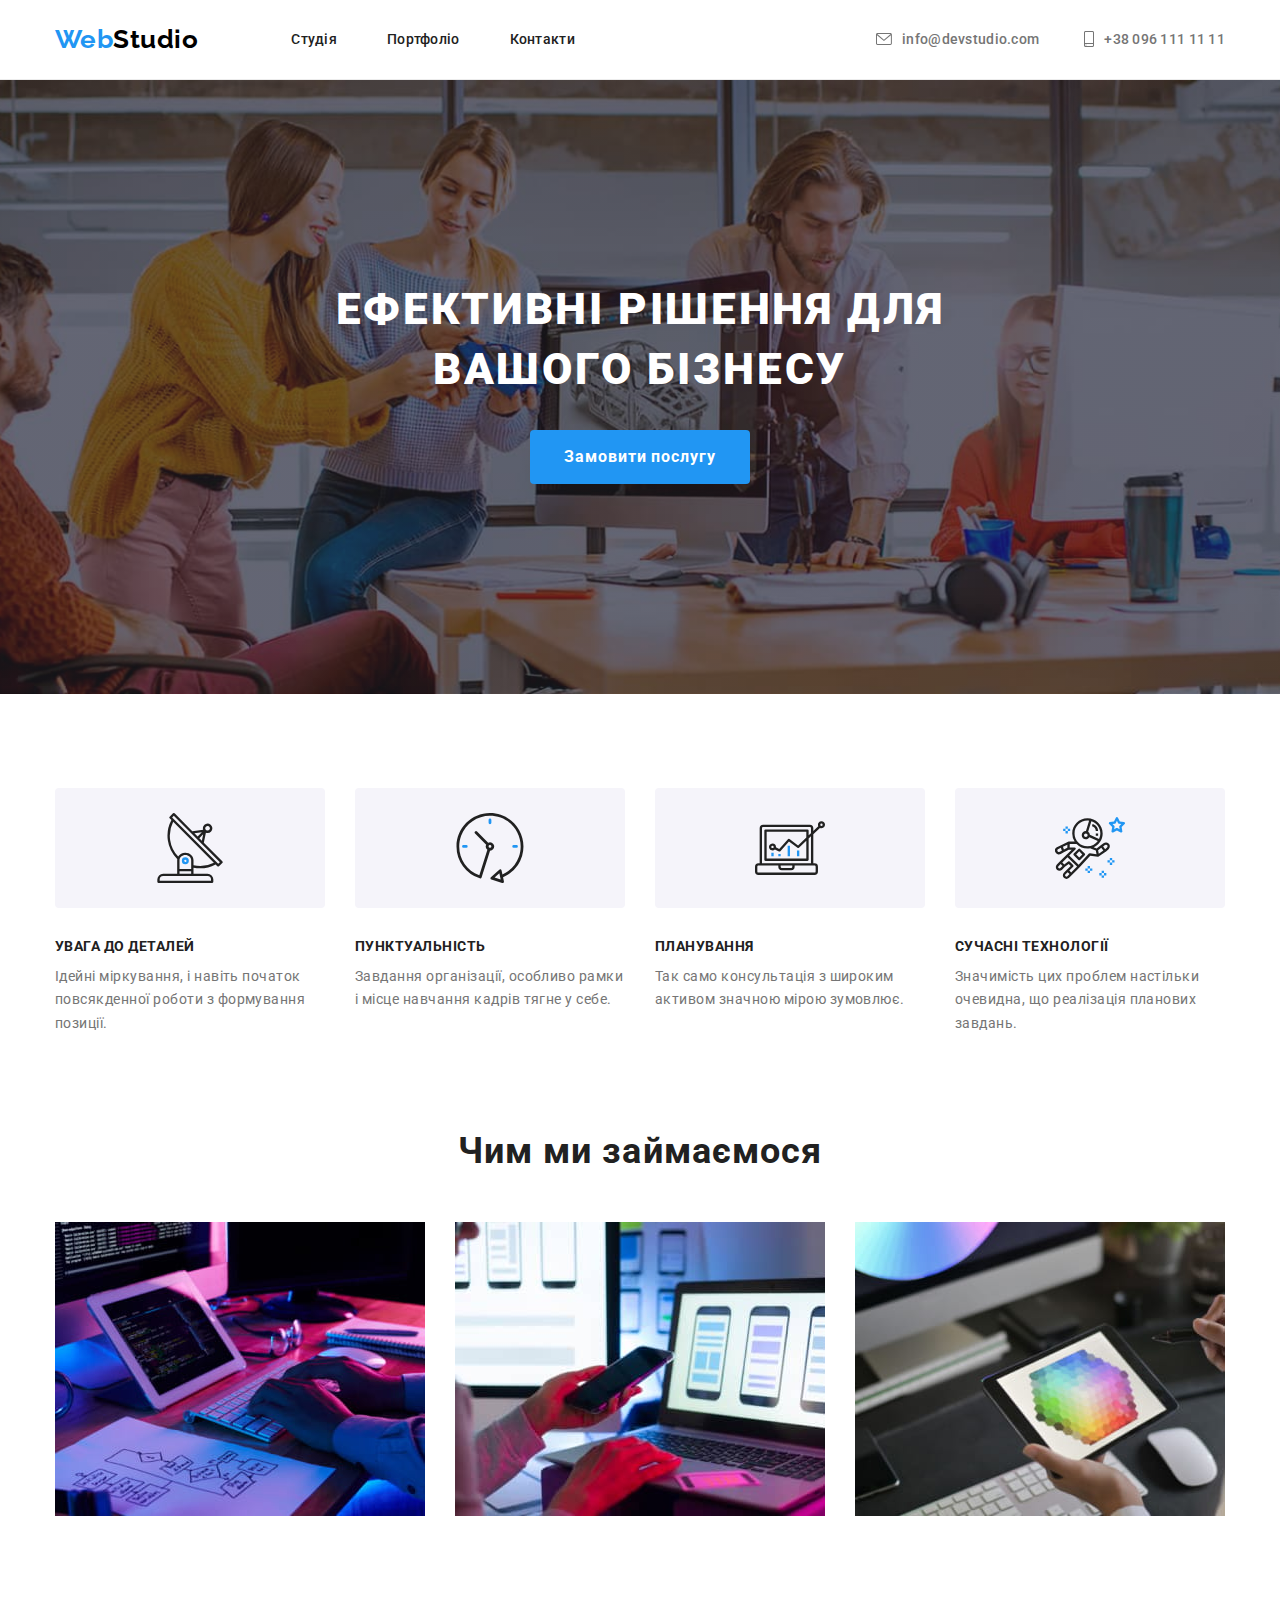
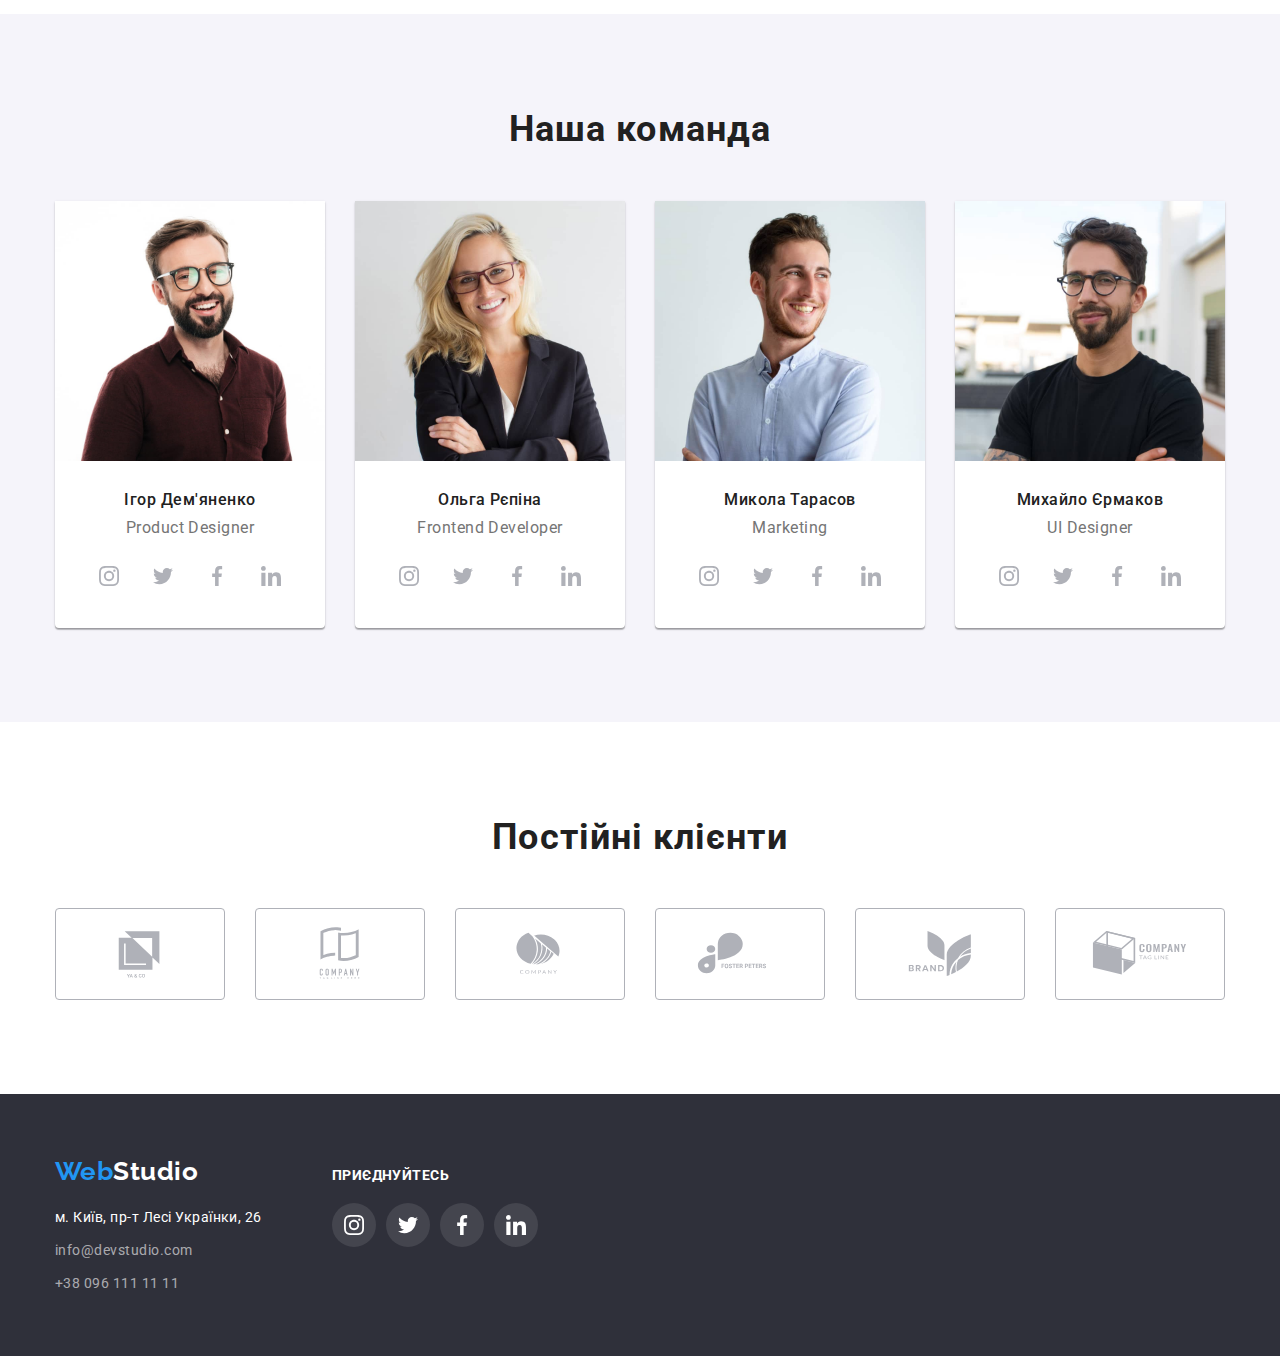
<file: index.html>
<!DOCTYPE html>
<html lang="uk">
<head>
    <meta charset="UTF-8">
    <meta http-equiv="X-UA-Compatible" content="IE=edge">
    <meta name="viewport" content="width=device-width, initial-scale=1.0">
    <title>Студія</title>
    <link rel="stylesheet" href="https://cdnjs.cloudflare.com/ajax/libs/modern-normalize/1.1.0/modern-normalize.min.css">
    <link rel="preconnect" href="https://fonts.googleapis.com">
    <link rel="preconnect" href="https://fonts.gstatic.com" crossorigin>
    <link href="https://fonts.googleapis.com/css2?family=Raleway:wght@700&family=Roboto:wght@400;500;700;900&display=swap"
        rel="stylesheet">
    <link rel="stylesheet" href="./styles.css">
</head>
<body>
    <header class="section-header">
<div class="container">
            <nav class="nav-container">
                <a href="./index.html" class="logo"><span class="logo-1half">Web</span><span class="logo-2half">Studio</span></a>
                <ul class="nav-list">
                    <li>
                        <a href="./index.html" class="studio-link">Студія</a>
                    </li>
                    <li>
                        <a href="./portfolio.html" class="portfolio-link">Портфоліо</a>
                    </li>
                    <li>
                        <a href="#" class="cotacts-link">Контакти</a>
                    </li>
                </ul>
            </nav>
            <ul class="header-contacts">
                <li class="header-contacts-item">
                    <a href="mailto:info@devstudio.com" class="mail">
                        <svg class="mail-icon" width="16px" height="12px">
                        <use href="./images/icons.svg#icon-envelope"></use>
                    </svg>
                    info@devstudio.com</a>
                </li>
                <li class="header-contacts-item">
                    <a href="tel:+380961111111" class="tel">
                        <svg class="tel-icon" width="10px" height="16px">
                            <use href="./images/icons.svg#icon-smartphone"></use>
                        </svg>
                        +38 096 111 11 11</a>
                </li>
            </ul>
</div>  
        </header>
    <main>
    <!-- Hero --> 
    <section class="hero">
        <div class="hero-content">
            <h1 class="hero-title">Ефективні рішення для вашого бізнесу</h1>
            <button type="button" class="hero-button">Замовити послугу</button>
        </div>
    </section>
    <!--Переваги-->
        <section class="features">
<div class="container">
            <h2 class="features-title">Наші переваги</h2>
            <ul class="features-list">
                <li>
                  <div class="features-icon-box">
                    <svg class="features-icon" width="70px" height="70px">
                        <use href="./images/icons.svg#icon-antenna"></use>
                    </svg>
                    </div>
                    <h3 class="features-heading">Увага до деталей</h3>
                    <p class="features-text">Ідейні міркування, і навіть початок повсякденної роботи з формування позиції.</p>
                </li>
                <li>
                    <div class="features-icon-box">
                    <svg class="features-icon" width="70px" height="70px">
                        <use href="./images/icons.svg#icon-clock"></use>
                        </svg>
                        </div>
                    <h3 class="features-heading">Пунктуальність</h3>
                    <p class="features-text">Завдання організації, особливо рамки і місце навчання кадрів тягне у себе.</p>
                </li>
                <li>
                    <div class="features-icon-box">
                    <svg class="features-icon" width="70px" height="70px">
                        <use href="./images/icons.svg#icon-diagram"></use>
                    </svg>
                    </div>
                    <h3 class="features-heading">Планування</h3>
                    <p class="features-text">Так само консультація з широким активом значною мірою зумовлює.</p>
                </li>
                <li>
                    <div class="features-icon-box">
                    <svg class="features-icon" width="70px" height="70px">
                        <use href="./images/icons.svg#icon-astronaut"></use>
                    </svg>
                    </div>
                    <h3 class="features-heading">Сучасні технології</h3>
                    <p class="features-text">Значимість цих проблем настільки очевидна, що реалізація планових завдань.</p>
                </li>
            </ul>
</div>
        </section>
        <!--Що робимо-->
        <section class="working">
            <h2 class="working-title">Чим ми займаємося</h2>
            <ul class="working-list">
                <li>
                    <a href="#"><img src="./images/hands-on-keyboard.jpg" alt="клавіатура, планшет, монітори на столі" width="370"
                                height="294"></a>
                </li>
                <li>
                    <a href="#"><img src="./images/smartphone.jpg" alt="телефон в руці, ноутбук, монітор на столі" width="370"
                                height="294"></a>
                </li>
                <li>
                    <a href="#"><img src="./images/tablet.jpg" alt="планшет та стилус в руці" width="370" height="294"></a>
                </li>
            </ul>

        </section>
        <!--Команда-->
        <section class="command">
            <div class="container">
                <h2 class="command-title">Наша команда</h2>
                <ul class="command-list">
                    <li class="command-item">
                        <img src="./images/igor-demianenko.jpg" alt="Ігор Дем'яненко" width="270">
                        <div class="command-description">
                            <h3 class="command-list-name">Ігор Дем'яненко</h3>
                            <p class="command-prof" lang="en">Product Designer</p>
                              <ul class="social-links-list">
                                <li class="social-link-item">
                                    <a class="social-link" href="https://www.instagram.com/">
                                        <svg class="social-icon" width="20" height="20">
                                            <use href="./images/icons.svg#icon-instagram"></use>
                                        </svg>
                                    </a>
                                </li>
                                <li class="social-link-item">
                                    <a class="social-link" href="https://twitter.com/APUkraine">
                                        <svg class="social-icon" width="20" height="20">
                                            <use href="./images/icons.svg#icon-twitter"></use>
                                        </svg>
                                    </a>
                                </li>
                                <li class="social-link-item">
                                    <a class="social-link" href="https://www.facebook.com/pasha.savka.9">
                                        <svg class="social-icon" width="20" height="20">
                                            <use href="./images/icons.svg#icon-facebook"></use>
                                        </svg>
                                    </a>
                                </li>
                                <li class="social-link-item">
                                    <a class="social-link" href="https://www.linkedin.com/">
                                        <svg class="social-icon" width="20" height="20">
                                            <use href="./images/icons.svg#icon-linkedin"></use>
                                        </svg>
                                    </a>
                                </li>
                            </ul>
                        </div>
                    </li>
                    <li class="command-item">
                        <img src="./images/olga-repina.jpg" alt="Ольга Рєпіна" width="270">
                        <div class="command-description">
                            <h3 class="command-list-name">Ольга Рєпіна</h3>
                            <p class="command-prof" lang="en">Frontend Developer</p>
                            <ul class="social-links-list">
                                <li class="social-link-item">
                                    <a class="social-link" href="https://www.instagram.com/polyakovamusic/">
                                        <svg class="social-icon" width="20" height="20">
                                            <use href="./images/icons.svg#icon-instagram"></use>
                                        </svg>
                                    </a>
                                </li>
                                <li class="social-link-item">
                                    <a class="social-link" href="https://twitter.com/polyakovamusic">
                                        <svg class="social-icon" width="20" height="20">
                                            <use href="./images/icons.svg#icon-twitter"></use>
                                        </svg>
                                    </a>
                                </li>
                                <li class="social-link-item">
                                    <a class="social-link" href="https://www.facebook.com/polyakovamusic/">
                                        <svg class="social-icon" width="20" height="20">
                                            <use href="./images/icons.svg#icon-facebook"></use>
                                        </svg>
                                    </a>
                                </li>
                                <li class="social-link-item">
                                    <a class="social-link" href="https://ua.linkedin.com/in/valentina-donchenko">
                                        <svg class="social-icon" width="20" height="20">
                                            <use href="./images/icons.svg#icon-linkedin"></use>
                                        </svg>
                                    </a>
                                </li>
                            </ul>
                        </div>
                    </li>
                    <li class="command-item">
                        <img src="./images/mykola-tarasov.jpg" alt="Микола Тарасов" width="270">
                        <div class="command-description">
                            <h3 class="command-list-name">Микола Тарасов</h3>
                            <p class="command-prof" lang="en">Marketing</p>
                            <ul class="social-links-list">
                                <li class="social-link-item">
                                    <a class="social-link" href="https://www.instagram.com/valeriyzaluzhniy/">
                                        <svg class="social-icon" width="20" height="20">
                                            <use href="./images/icons.svg#icon-instagram"></use>
                                        </svg>
                                    </a>
                                </li>
                                <li class="social-link-item">
                                    <a class="social-link" href="https://twitter.com/APUkraine">
                                        <svg class="social-icon" width="20" height="20">
                                            <use href="./images/icons.svg#icon-twitter"></use>
                                        </svg>
                                    </a>
                                </li>
                                <li class="social-link-item">
                                    <a class="social-link" href="https://www.facebook.com/pasha.savka.9">
                                        <svg class="social-icon" width="20" height="20">
                                            <use href="./images/icons.svg#icon-facebook"></use>
                                        </svg>
                                    </a>
                                </li>
                                <li class="social-link-item">
                                    <a class="social-link" href="https://www.linkedin.com/">
                                        <svg class="social-icon" width="20" height="20">
                                            <use href="./images/icons.svg#icon-linkedin"></use>
                                        </svg>
                                    </a>
                                </li>
                            </ul>
                        </div>
                    </li>
                    <li class="command-item">
                        <img src="./images/mykhailo-iermakov.jpg" alt="Михайло Єрмаков" width="270">
                        <div class="command-description">
                            <h3 class="command-list-name">Михайло Єрмаков</h3>
                            <p class="command-prof" lang="en">UI Designer</p>
                            <ul class="social-links-list">
                                <li class="social-link-item">
                                    <a class="social-link" href="https://www.instagram.com/siriy_ua/">
                                        <svg class="social-icon" width="20" height="20">
                                            <use href="./images/icons.svg#icon-instagram"></use>
                                        </svg>
                                    </a>
                                </li>
                                <li class="social-link-item">
                                    <a class="social-link" href="https://twitter.com/APUkraine">
                                        <svg class="social-icon" width="20" height="20">
                                            <use href="./images/icons.svg#icon-twitter"></use>
                                        </svg>
                                    </a>
                                </li>
                                <li class="social-link-item">
                                    <a class="social-link" href="https://www.facebook.com/pasha.savka.9">
                                        <svg class="social-icon"  width="20" height="20">
                                            <use href="./images/icons.svg#icon-facebook"></use>
                                        </svg>
                                    </a>
                                </li>
                                <li class="social-link-item">
                                    <a class="social-link" href="https://www.linkedin.com/">
                                        <svg class="social-icon" width="20" height="20">
                                            <use href="./images/icons.svg#icon-linkedin"></use>
                                        </svg>
                                    </a>
                                </li>
                            </ul>
                        </div>
                    </li>
                </ul>
            </div>
        </section>
        <!--Клієнти-->
        <section class="clients">
            <div class="container">
            <h1 class="clients-title">
                Постійні клієнти
            </h1>
            <ul class="clients-list">
                <li class="clients-list-item">
                    <a class="clients-link" href="">
                    <svg class="clients-list-logo" width="106" height="60">
                        <use href="./images/icons.svg#icon-logo1"></use>
                    </svg>
                    </a>
                </li>
                <li class="clients-list-item">
                    <a class="clients-link" href="">
                    <svg class="clients-list-logo" width="106" height="60">
                        <use href="./images/icons.svg#icon-logo2"></use>
                    </svg>
                    </a>
                </li>
                <li class="clients-list-item">
                    <a class="clients-link" href="">
                    <svg class="clients-list-logo" width="106" height="60">
                        <use href="./images/icons.svg#icon-logo3"></use>
                    </svg>
                    </a>
                </li>
                <li class="clients-list-item">
                    <a class="clients-link" href="">
                    <svg class="clients-list-logo" width="106" height="60">
                        <use href="./images/icons.svg#icon-logo4"></use>
                    </svg>
                    </a>
                </li>
                <li class="clients-list-item">
                    <a class="clients-link" href="">
                    <svg class="clients-list-logo" width="106" height="60">
                        <use href="./images/icons.svg#icon-logo5"></use>
                    </svg>
                    </a>
                </li>
                <li class="clients-list-item">
                    <a class="clients-link" href="">
                    <svg class="clients-list-logo" width="106" height="60">
                        <use href="./images/icons.svg#icon-logo6"></use>
                    </svg>
                    </a>
                </li>
            </ul>
            </div>
        </section>
    </main>
    <footer class="section-footer">
        <div class="container">
            <div class="footer-content">
                <a href="./index.html" class="logo"><span class="logo-1half">Web</span><span
                        class="logo-2half-2">Studio</span></a>
                <address>
                    <ul class="footer-contacts">
                        <li>
                            <a href="https://goo.gl/maps/hSNY3nVLKRhSjsEh8" class="address-title">м. Київ, пр-т Лесі
                                Українки, 26</a>
                        </li>
                        <li>
                            <a href="mailto:info@devstudio.com" class="mail">info@devstudio.com</a>
                        </li>
                        <li>
                            <a href="tel:+380961111111" class="tel">+38 096 111 11 11</a>
                        </li>
                    </ul>
                </address>
            </div>
            <div class="join-social">
                <span class="join">Приєднуйтесь</span>
                <ul class="social-links-list">
                    <li class="social-link-item">
                        <a class="social-link" href="https://www.instagram.com/siriy_ua/">
                            <svg class="social-icon" width="20" height="20">
                                <use href="./images/icons.svg#icon-instagram"></use>
                            </svg>
                        </a>
                    </li>
                    <li class="social-link-item">
                        <a class="social-link" href="https://twitter.com/APUkraine">
                            <svg class="social-icon" width="20" height="20">
                                <use href="./images/icons.svg#icon-twitter"></use>
                            </svg>
                        </a>
                    </li>
                    <li class="social-link-item">
                        <a class="social-link" href="https://www.facebook.com/pasha.savka.9">
                            <svg class="social-icon" width="20" height="20">
                                <use href="./images/icons.svg#icon-facebook"></use>
                            </svg>
                        </a>
                    </li>
                    <li class="social-link-item">
                        <a class="social-link" href="https://www.linkedin.com/">
                            <svg class="social-icon" width="20" height="20">
                                <use href="./images/icons.svg#icon-linkedin"></use>
                            </svg>
                        </a>
                    </li>
                </ul>
            </div>
        </div>
    </footer>
</body>
</html>
</file>
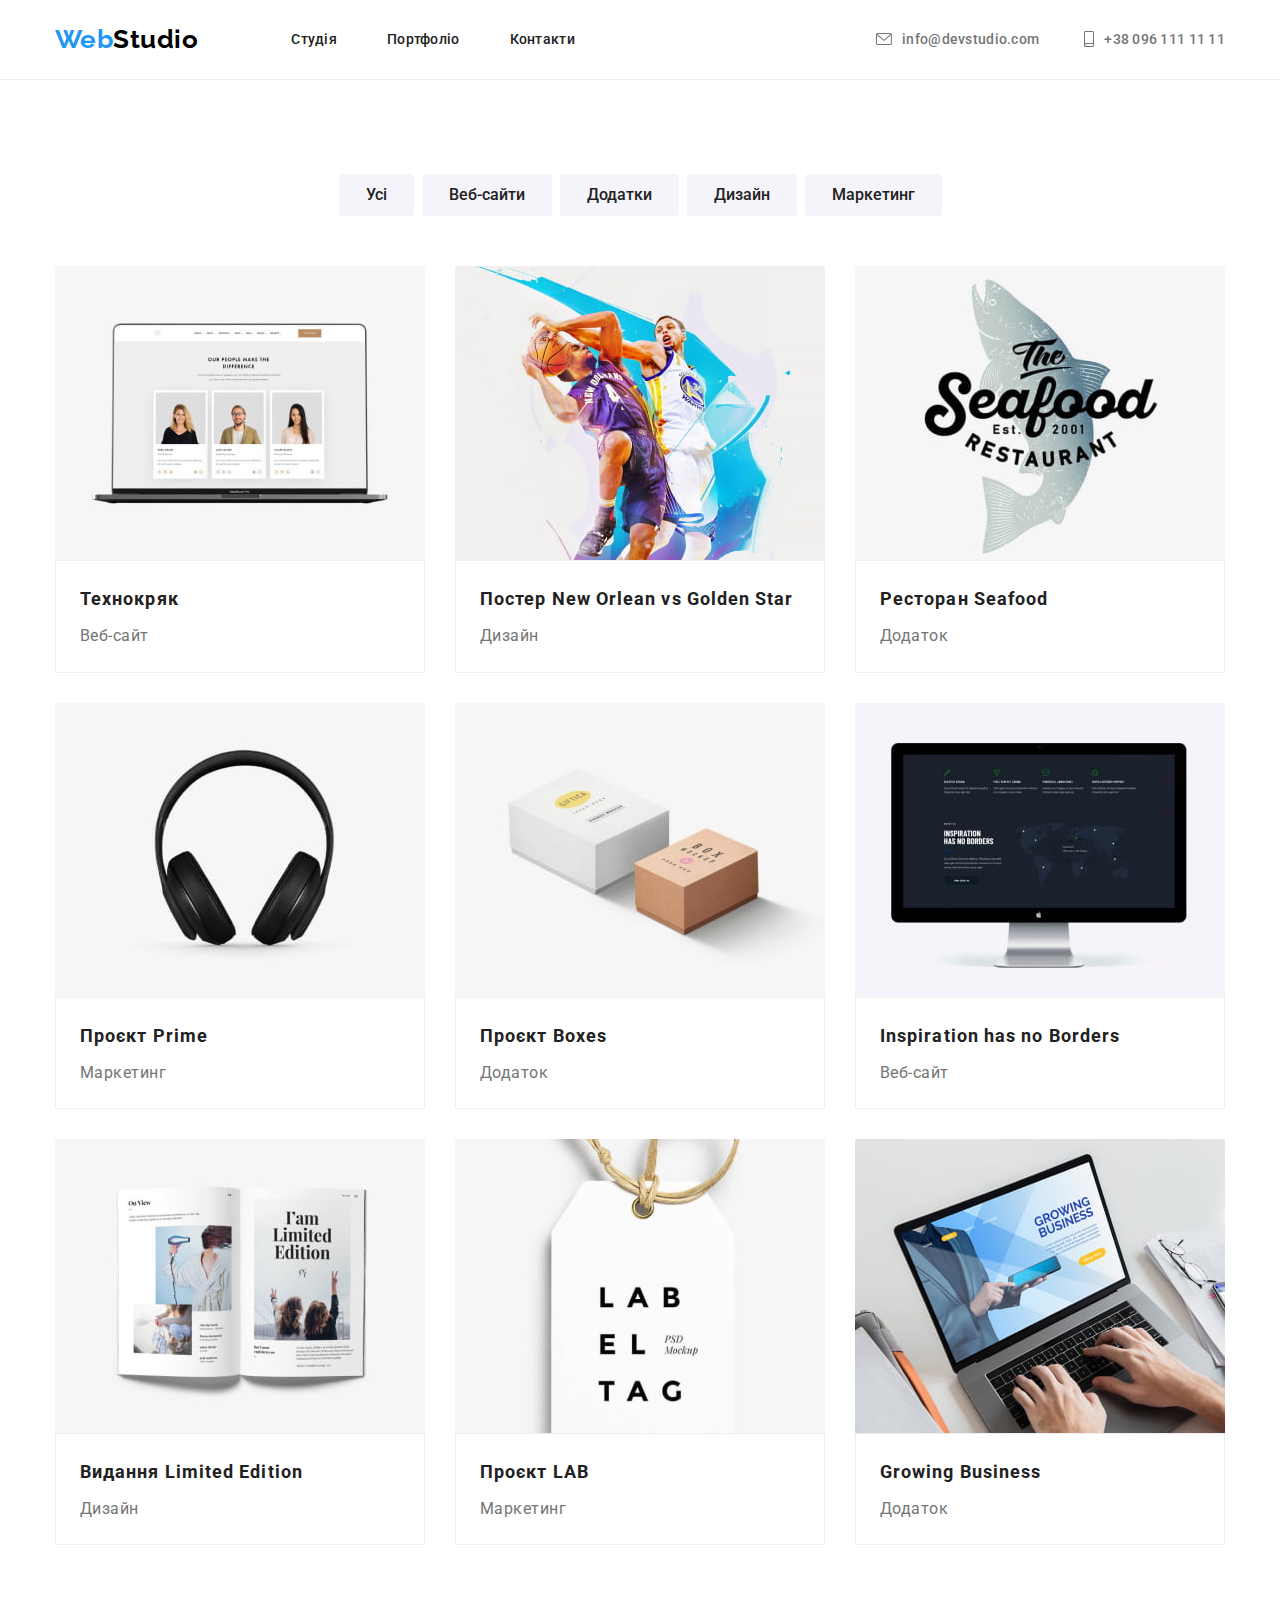
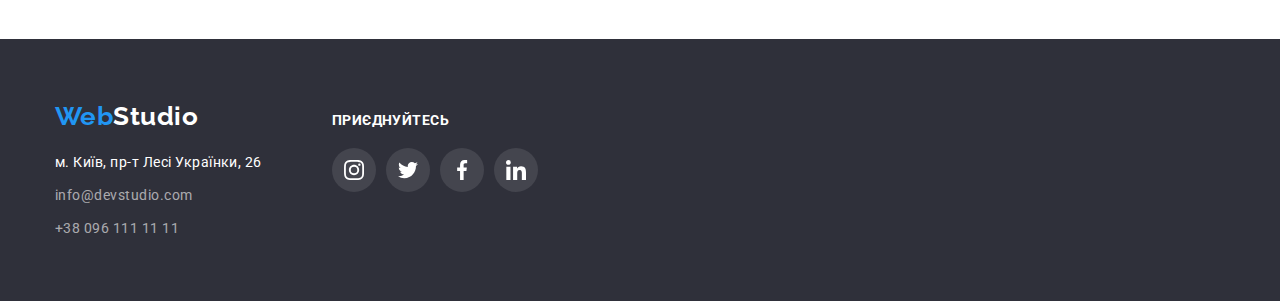
<file: portfolio.html>
<!DOCTYPE html>
<html lang="uk">

<head>
    <meta charset="UTF-8">
    <meta http-equiv="X-UA-Compatible" content="IE=edge">
    <meta name="viewport" content="width=device-width, initial-scale=1.0">
    <title>Портфоліо</title>
    <link rel="stylesheet" href="https://cdnjs.cloudflare.com/ajax/libs/modern-normalize/1.1.0/modern-normalize.min.css">
    <link rel="preconnect" href="https://fonts.googleapis.com">
    <link rel="preconnect" href="https://fonts.gstatic.com" crossorigin>
    <link href="https://fonts.googleapis.com/css2?family=Raleway:wght@700&family=Roboto:wght@400;500;700;900&display=swap"
        rel="stylesheet">
    <link rel="stylesheet" href="./styles.css">
</head>
<body>
    <header class="section-header">
        <div class="container">
            <nav class="nav-container">
                <a href="./index.html" class="logo"><span class="logo-1half">Web</span><span
                        class="logo-2half">Studio</span></a>
                <ul class="nav-list">
                    <li>
                        <a href="./index.html" class="studio-link">Студія</a>
                    </li>
                    <li>
                        <a href="./portfolio.html" class="portfolio-link">Портфоліо</a>
                    </li>
                    <li>
                        <a href="#" class="cotacts-link">Контакти</a>
                    </li>
                </ul>
            </nav>
            <ul class="header-contacts">
                <li class="header-contacts-item">
                    <a href="mailto:info@devstudio.com" class="mail">
                        <svg class="mail-icon" width="16px" height="12px">
                            <use href="./images/icons.svg#icon-envelope"></use>
                        </svg>
                        info@devstudio.com</a>
                </li>
                <li class="header-contacts-item">
                    <a href="tel:+380961111111" class="tel">
                        <svg class="tel-icon" width="10px" height="16px">
                            <use href="./images/icons.svg#icon-smartphone"></use>
                        </svg>
                        +38 096 111 11 11</a>
                </li>
            </ul>
        </div>
    </header>
    <main>
<section class="projects">
    <div class="container">
        <h1 class="projects-headline">
            Приклади робіт
        </h1>
        <ul class="button-list">
            <li>
                <button type="button" class="button-list-item">Усі</button>
            </li>
            <li>
                <button type="button" class="button-list-item">Веб-сайти</button>
            </li>
            <li>
                <button type="button" class="button-list-item">Додатки</button>
            </li>
            <li>
                <button type="button" class="button-list-item">Дизайн</button>
            </li>
            <li>
                <button type="button" class="button-list-item">Маркетинг</button>
            </li>
        </ul>
    </div>
    <div class="container">
        <ul class="project-list">
            <li class="project-list-item">
                <a class="project-list-link" href="#">
                <img src="./images/Project1.jpg" alt="скрін веб-сайту на ноутбуці" width="370" class="project-list-img">
                <div class="project-description">
                    <h2 class="project-list-title">Технокряк</h2>
                    <p class="project-list-group">Веб-сайт</p>
                </div>
                </a>
            </li>
            <li class="project-list-item">
                <a class="project-list-link" href="#">
                <img src="./images/Project2.jpg" alt="баскетболісти з м'ячем" width="370" class="project-list-img">
                <div class="project-description">
                    <h2 class="project-list-title">Постер New Orlean vs Golden Star</h2>
                    <p class="project-list-group">Дизайн</p>
                </div>
                </a>
            </li>
            <li class="project-list-item">
                <a class="project-list-link" href="#">
                <img src="./images/Project3.jpg" alt="логотип ресторану" width="370" class="project-list-img">
                <div class="project-description">
                    <h2 class="project-list-title">Ресторан Seafood</h2>
                    <p class="project-list-group">Додаток</p>
                </div>
                </a>
            </li>
            <li class="project-list-item">
                <a class="project-list-link" href="#">
                <img src="./images/Project4.jpg" alt="навушники" width="370" class="project-list-img">
                <div class="project-description">
                    <h2 class="project-list-title">Проєкт Prime</h2>
                    <p class="project-list-group">Маркетинг</p>
                </div>
                </a>
            </li>
            <li class="project-list-item">
                <a class="project-list-link" href="#">
                <img src="./images/Project5.jpg" alt="коробки" width="370" class="project-list-img">
                <div class="project-description">
                    <h2 class="project-list-title">Проєкт Boxes</h2>
                    <p class="project-list-group">Додаток</p>
                </div>
                </a>
            </li>
            <li class="project-list-item">
                <a class="project-list-link" href="#">
                <img src="./images/Project6.jpg" alt="скрін веб-сайту на моніторі" width="370" class="project-list-img">
                <div class="project-description">
                    <h2 class="project-list-title">Inspiration has no Borders</h2>
                    <p class="project-list-group">Веб-сайт</p>
                </div>
                </a>
            </li>
            <li class="project-list-item">
                <a class="project-list-link" href="#">
                <img src="./images/Project7.jpg" alt="відкритий журнал" width="370" class="project-list-img">
                <div class="project-description">
                    <h2 class="project-list-title">Видання Limited Edition</h2>
                    <p class="project-list-group">Дизайн</p>
                </div>
                </a>
            </li>
            <li class="project-list-item">
                <a class="project-list-link" href="#">
                <img src="./images/Project8.jpg" alt="логотип проєкту" width="370" class="project-list-img">
                <div class="project-description">
                    <h2 class="project-list-title">Проєкт LAB</h2>
                    <p class="project-list-group">Маркетинг</p>
                </div>
                </a>
            </li>
            <li class="project-list-item">
                <a class="project-list-link" href="#">
                <img src="./images/Project9.jpg" alt="скріе додатку на ноутбуці" width="370" class="project-list-img">
                <div class="project-description">
                    <h2 class="project-list-title">Growing Business</h2>
                    <p class="project-list-group">Додаток</p>
                </div>
                </a>
            </li>
        </ul>
    </div>
    </section>
    </main>
    <footer class="section-footer">
        <div class="container">
            <div class="footer-content">
                <a href="./index.html" class="logo"><span class="logo-1half">Web</span><span
                        class="logo-2half-2">Studio</span></a>
                <address>
                    <ul class="footer-contacts">
                        <li>
                            <a href="https://goo.gl/maps/hSNY3nVLKRhSjsEh8" class="address-title">м. Київ, пр-т Лесі
                                Українки, 26</a>
                        </li>
                        <li>
                            <a href="mailto:info@devstudio.com" class="mail">info@devstudio.com</a>
                        </li>
                        <li>
                            <a href="tel:+380961111111" class="tel">+38 096 111 11 11</a>
                        </li>
                    </ul>
                </address>
            </div>
            <div class="join-social">
                <span class="join">Приєднуйтесь</span>
                <ul class="social-links-list">
                    <li class="social-link-item">
                        <a class="social-link" href="https://www.instagram.com/siriy_ua/">
                            <svg class="social-icon" width="20" height="20">
                                <use href="./images/icons.svg#icon-instagram"></use>
                            </svg>
                        </a>
                    </li>
                    <li class="social-link-item">
                        <a class="social-link" href="https://twitter.com/APUkraine">
                            <svg class="social-icon" width="20" height="20">
                                <use href="./images/icons.svg#icon-twitter"></use>
                            </svg>
                        </a>
                    </li>
                    <li class="social-link-item">
                        <a class="social-link" href="https://www.facebook.com/pasha.savka.9">
                            <svg class="social-icon" width="20" height="20">
                                <use href="./images/icons.svg#icon-facebook"></use>
                            </svg>
                        </a>
                    </li>
                    <li class="social-link-item">
                        <a class="social-link" href="https://www.linkedin.com/">
                            <svg class="social-icon" width="20" height="20">
                                <use href="./images/icons.svg#icon-linkedin"></use>
                            </svg>
                        </a>
                    </li>
                </ul>
            </div>
        </div>
    </footer>
</body>
</html>
</file>
<file: styles.css>
:root {
    --main-color: #fff;
    --accent-color: #2196f3;
    --paragraf-color: #757575;
    --headline-color: #212121;
    --footer-contacts-color: rgba(255, 255, 255, 0.6);
    --section-command-color: #f5f4fa;
    --footer-color: #2f303a;
    --logo2half-color: #000000;
    --portfolio-border-color: #eeeeee;
    --header-border-color: #ececec;
    --icons-color: #afb1b8;
    --icons-footer-around-color: rgba(255, 255, 255, 0.1);
}

body {
    color: var(--headline-color);
    background-color: var(--main-color);
    font-family: 'Roboto', sans-serif;
    letter-spacing: 0.03em;
    margin: auto;
}

.logo {
    text-decoration: none;
    font-family: 'Raleway', sans-serif;
    font-weight: 700;
    font-size: 26px;
    line-height: 1.17;
    }

.logo-1half {
    color: var(--accent-color);
}

.logo-2half {
    color: var(--logo2half-color);
}
.logo-2half-2,
.address-title {
    color: var(--main-color);
}
.nav-list,
.header-contacts,
.footer-contacts,
.features-list,
.working-list,
.command-list,
.button-list,
.project-list {
    list-style-type: none;
}

.nav-list,
.header-contacts {
    font-weight: 500;
    font-size: 14px;
    line-height: 1.17;
    letter-spacing: 0.02em;
}

.header-contacts .mail:hover,
.mail:hover,
.header-contacts .tel:hover,
.tel:hover,
.studio-link:hover,
.portfolio-link:hover,
.cotacts-link:hover,
.address-title:hover {
    color: var(--accent-color);
}

.header-contacts .mail:focus,
.mail:focus,
.header-contacts .tel:focus,
.tel:focus,
.studio-link:focus,
.portfolio-link:focus,
.cotacts-link:focus,
.address-title:focus {
    color: var(--accent-color);
}

.studio-link,
.portfolio-link,
.cotacts-link {
    color: inherit;
}

.header-contacts .tel,
.header-contacts .mail {
    color: var(--paragraf-color);
}

.tel,
.mail {
    color: var(--footer-contacts-color);
}

.tel,
.mail,
.address-title,
.studio-link,
.portfolio-link,
.cotacts-link {
    text-decoration: none;
}

.hero {
    background-color: var(--footer-color);
}

.hero-title {
    color: var(--main-color);
    font-weight: 900;
    font-size: 44px;
    line-height: 1.36;
    text-align: center;
    letter-spacing: 0.06em;
    text-transform: uppercase;
}

.hero-button {
    color: var(--main-color);
    background: var(--accent-color);
    cursor: pointer;
    font-weight: 700;
    font-size: 16px;
    line-height: 1.88;
    font-family: inherit;
    letter-spacing: 0.06em;
    border-color: transparent;

}

.hero-button:hover,
.hero-button:focus {
    color: var(--main-color);
    background: var(--accent-color);
}

.features-title {
    display: none;
}

.features-heading {
    text-transform: uppercase;
    font-size: 14px;
    line-height: 1.17;
}

.features-text {
    font-size: 14px;
    line-height: 1.7;
    color: var(--paragraf-color);
}

.working-title,
.command-title {
    font-size: 36px;
    line-height: 1.17;
    text-align: center;
    letter-spacing: 0.03em;
}

.command {
    background-color: var(--section-command-color);
}

.command-list-name {
    font-weight: 500;
    font-size: 16px;
    line-height: 1.17;
}

.command-prof {
    font-size: 16px;
    line-height: 1.17;
    color: var(--paragraf-color);
}

.footer-contacts {
    font-size: 14px;
    line-height: 1.7;
    font-style: normal;
}

.button-list-item {
    color: var(--headline-color);
    background: var(--section-command-color);
    cursor: pointer;
    font-weight: 500;
    font-size: 16px;
    line-height: 1.63;
    font-family: inherit;
}

.button-list-item:hover,
.button-list-item:focus {
    color: var(--main-color);
    background: var(--accent-color);
}

.projects-headline {
    display: none;
}

.project-list-title {
    font-weight: 700;
    font-size: 18px;
    line-height: 2;
    letter-spacing: 0.06em; 
}

.project-list-group {
    font-size: 16px;
    line-height: 1.88;
    color: var(--paragraf-color);
}
/* Домашшнє завдання 3*/

.container {
    display: flex;
    padding: 0 15px;
    width: 1200px;
    margin-left: auto;
    margin-right: auto;
    align-content: center;
}
/*Header*/
.section-header {
    border-bottom: 1px solid var(--header-border-color);
    padding-top: 24px;
    padding-bottom: 25px;
}
.nav-container {
    display: flex;
    align-items: center;
}

.header-contacts {
    display: flex;
    margin: 0 0 0 auto;
    padding-left: 0;
    gap: 45px;
    align-items: center;
}
.nav-list {
    display: flex;
    margin: 0 0 0 93px;
    padding-left: 0;
    gap: 50px;
}
.logo {
    display: block;
    padding-bottom: 0;
    align-content: center;
    padding: 0;
    
}
.tel {
    white-space: nowrap;
}

   /* Hero */
.hero {
    align-content: center;
    padding-top: 200px;
    padding-bottom: 210px;
    margin: 0 auto;
    }
.hero-title {
    width: 700px;
    margin: 0 auto 30px auto;
}
.hero-button {
    display: block;
    margin-left: auto;
    margin-right: auto;
    padding: 10px 32px;
    border-radius: 4px;
}
   /* Features*/
    .features {
        padding-top: 94px;
    }
    .features-list {
        display: flex;
        margin: 0;
        padding-left: 0;
        gap: 30px;
    }
    .features-list li {
        width: calc((100%-30px*3)/4)
    }
    .features-heading {
        margin: 0 0 10px 0;
    }
    .features-text {
        margin: 0;
    }

    /*Working*/
    .working-title {
        margin: 0 0 50px 0;
    }
    
    .working {
        padding: 94px 15px;
        margin-left: auto;
        margin-right: auto;
        align-content: center;
    }
    
    .working-list {
        display: flex;
        box-sizing: border-box;
        justify-content: center;
        padding: 0;
        margin: 0;
        gap: 30px;
    }

    /*Command*/
    .command .container {
        flex-direction: column;
    }
    .command-list {
        padding: 0;
        margin: 0;
        display: flex;
        gap: 30px;
        justify-content: center;
    }
    .command-title {
        margin: 0 0 50px 0;
    }
    .command-item {
        text-align: center;
        background-color: var(--main-color);
    }
    .command {
        padding: 94px 0;
    }
    .command-item img {
        display: block;
    }
    .command-list-name {
        margin: 0 0 10px 0;
    }   
    .command-prof {
        margin: 0;
    }
    .command-description {
        padding: 30px 0; 
    }
    
    /*footer*/
        .section-footer {
        background-color: var(--footer-color);
        margin: auto;
        padding: 60px 0;
     }
    .footer-contacts {
        padding: 0;
        margin: 0;
    }
       .footer-contacts li:not(:last-child) {
        margin-bottom: 9px;
    }
    .section-footer .logo {
        margin-bottom: 20px;
    }
        
    /*Portfolio*/
    .projects {
        padding-top: 94px;
        padding-bottom: 94px;
    }
    .button-list {
        display: flex;
        margin: 0 auto 50px auto;
        gap: 8px;
        padding-left: 0;
    }
    .button-list-item {
        padding: 6px 22px;
        border-radius: 4px;
        border-color: transparent;
    }   
    .button-list-item:first-of-type {
        padding: 6px 25px;
    }
    
    .project-list {
        display: flex;
        flex-wrap: wrap;
        padding: 0;
        margin: 0;
        gap: 30px;
    }   
    .project-list-img {
        display: block;
    }
    .project-list-title {
        margin: 0;
        margin-bottom: 4px;
    }
    .project-list-group {
        margin: 0;
    }
    .project-description {
        padding: 20px 24px;
        border: 1px solid var(--portfolio-border-color);
    }

    /* Домашнє завдання 4*/
.hero {
    background-image: linear-gradient(to right, rgba(47, 48, 58, 0.4), rgba(47, 48, 58, 0.4)), url(./images/hero-img.jpg);
    background-position: center;
    background-repeat: no-repeat;
    background-size: cover;
}
.header-contacts-item {
    align-items: center;
    display: flex;
}
.mail-icon {
    fill: var(--paragraf-color);
    margin-right: 10px;
}
.tel-icon {
    margin-right: 10px;
    fill: var(--paragraf-color);
}
.features-icon-box {
    width: 270px;
    height: 120px;
    display: flex;
    justify-content: center;
    align-items: center;    
    margin-bottom: 30px;
    border-radius: 4px;
    background-color: var(--section-command-color);
}
.mail, .tel {
    display: flex;
    align-items: center;
}
.header-contacts .mail:hover .mail-icon,
.mail:hover .mail-icon,
.header-contacts .tel:hover .tel-icon,
.tel:hover .tel-icon {
fill: var(--accent-color);
}
.header-contacts .mail:focus .mail-icon,
.mail:focus .mail-icon,
.header-contacts .tel:focus .tel-icon,
.tel:focus .tel-icon {
fill: var(--accent-color);
}
.social-links-list {
    display: flex;
    list-style-type: none;
    padding-left: 0;
    gap: 10px;
    justify-content: center;
    margin-top: 0;
    margin-bottom: 0;
}
.social-link {
    display: flex;
    width: 100%;
    height: 100%;
    border-radius: 50%;
    align-items: center;
    justify-content: center;
    color: var(--icons-color);
}
.social-icon {
    fill: currentColor;
}

.social-link-item {
    width: 44px;
    height: 44px;
}
.command-prof {
    margin-bottom: 16px;
}
.command-item {
    box-shadow: 0px 1px 3px rgba(0, 0, 0, 0.12), 0px 1px 1px rgba(0, 0, 0, 0.14), 0px 2px 1px rgba(0, 0, 0, 0.2);
    border-radius: 0px 0px 4px 4px;
}

.social-link:hover, 
.social-link:focus {
    color: var(--main-color);
    background-color: var(--accent-color);
}
.clients {
    padding-top: 94px;
    padding-bottom: 94px;
}
.clients .container {
    flex-direction: column;
}
.clients-title {
    margin: 0 0 50px 0;
    font-size: 36px;
    line-height: 1.17;
    text-align: center;
    letter-spacing: 0.03em;
}
.clients-list {
    display: flex;
    list-style-type: none;
    padding-left: 0;
    gap: 30px;
    margin: 0;
}
.clients-list-item {
    width: 170px;
    height: 92px;
}
.clients-list-logo {
    fill: var(--icons-color);
}
.clients-link {
    display: flex;
    width: 100%;
    height: 100%;
    justify-content: center;
    align-items: center;
    border: 1px solid var(--icons-color);
    border-radius: 4px;
}
.clients-link:hover,
.clients-link:focus {
    border: 1px solid var(--accent-color);
    border-radius: 4px;
}
.clients-link:hover .clients-list-logo,
.clients-link:focus .clients-list-logo {
    fill: var(--accent-color);
}
.section-footer {
    display: flex;
}
.join {
    display: inline-block;
    font-style: normal;
    font-weight: 700;
    font-size: 14px;
    line-height: 1.17;
    letter-spacing: 0.03em;
    text-transform: uppercase;
    color: var(--main-color);
    margin-bottom: 20px;
}
.section-footer .social-link,
.section-footer .social-link {
    color: var(--main-color);
    background-color: var(--icons-footer-around-color);
}
.section-footer .social-link:hover,
.section-footer .social-link:focus {
    background-color: var(--accent-color);
}
.section-footer .container {
    align-items: baseline;
}
.join-social {
    padding-top: 12px;
    margin-left: 70px;
    }
.project-list-item:hover,
.project-list-item:focus {
    box-shadow: 0px 1px 1px rgba(0, 0, 0, 0.12), 0px 4px 4px rgba(0, 0, 0, 0.06), 1px 4px 6px rgba(0, 0, 0, 0.16);
}
.button-list-link:focus,
.button-list-link:hover {
    box-shadow: 0px 3px 1px rgba(0, 0, 0, 0.1), 0px 1px 2px rgba(0, 0, 0, 0.08), 0px 2px 2px rgba(0, 0, 0, 0.12);
}

.project-list-link {
    text-decoration: none;
    color: inherit;
}
</file>
